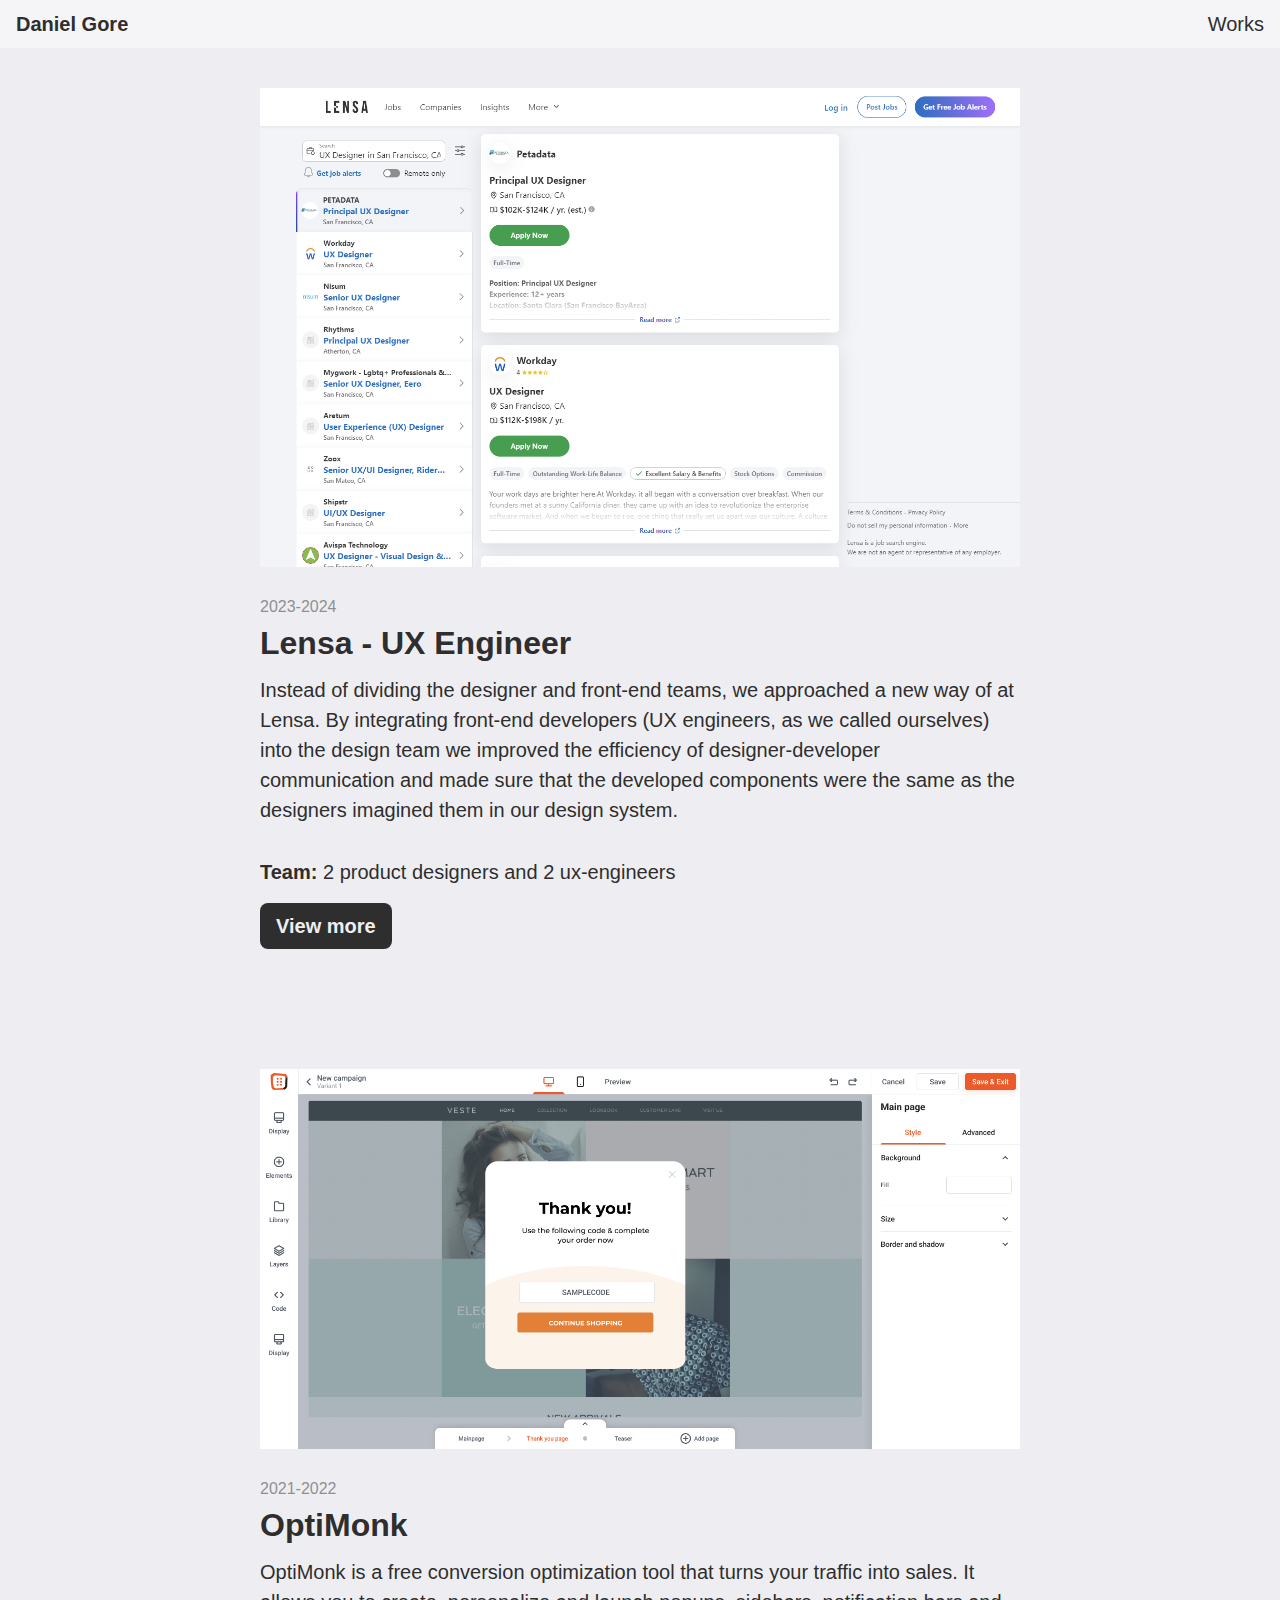
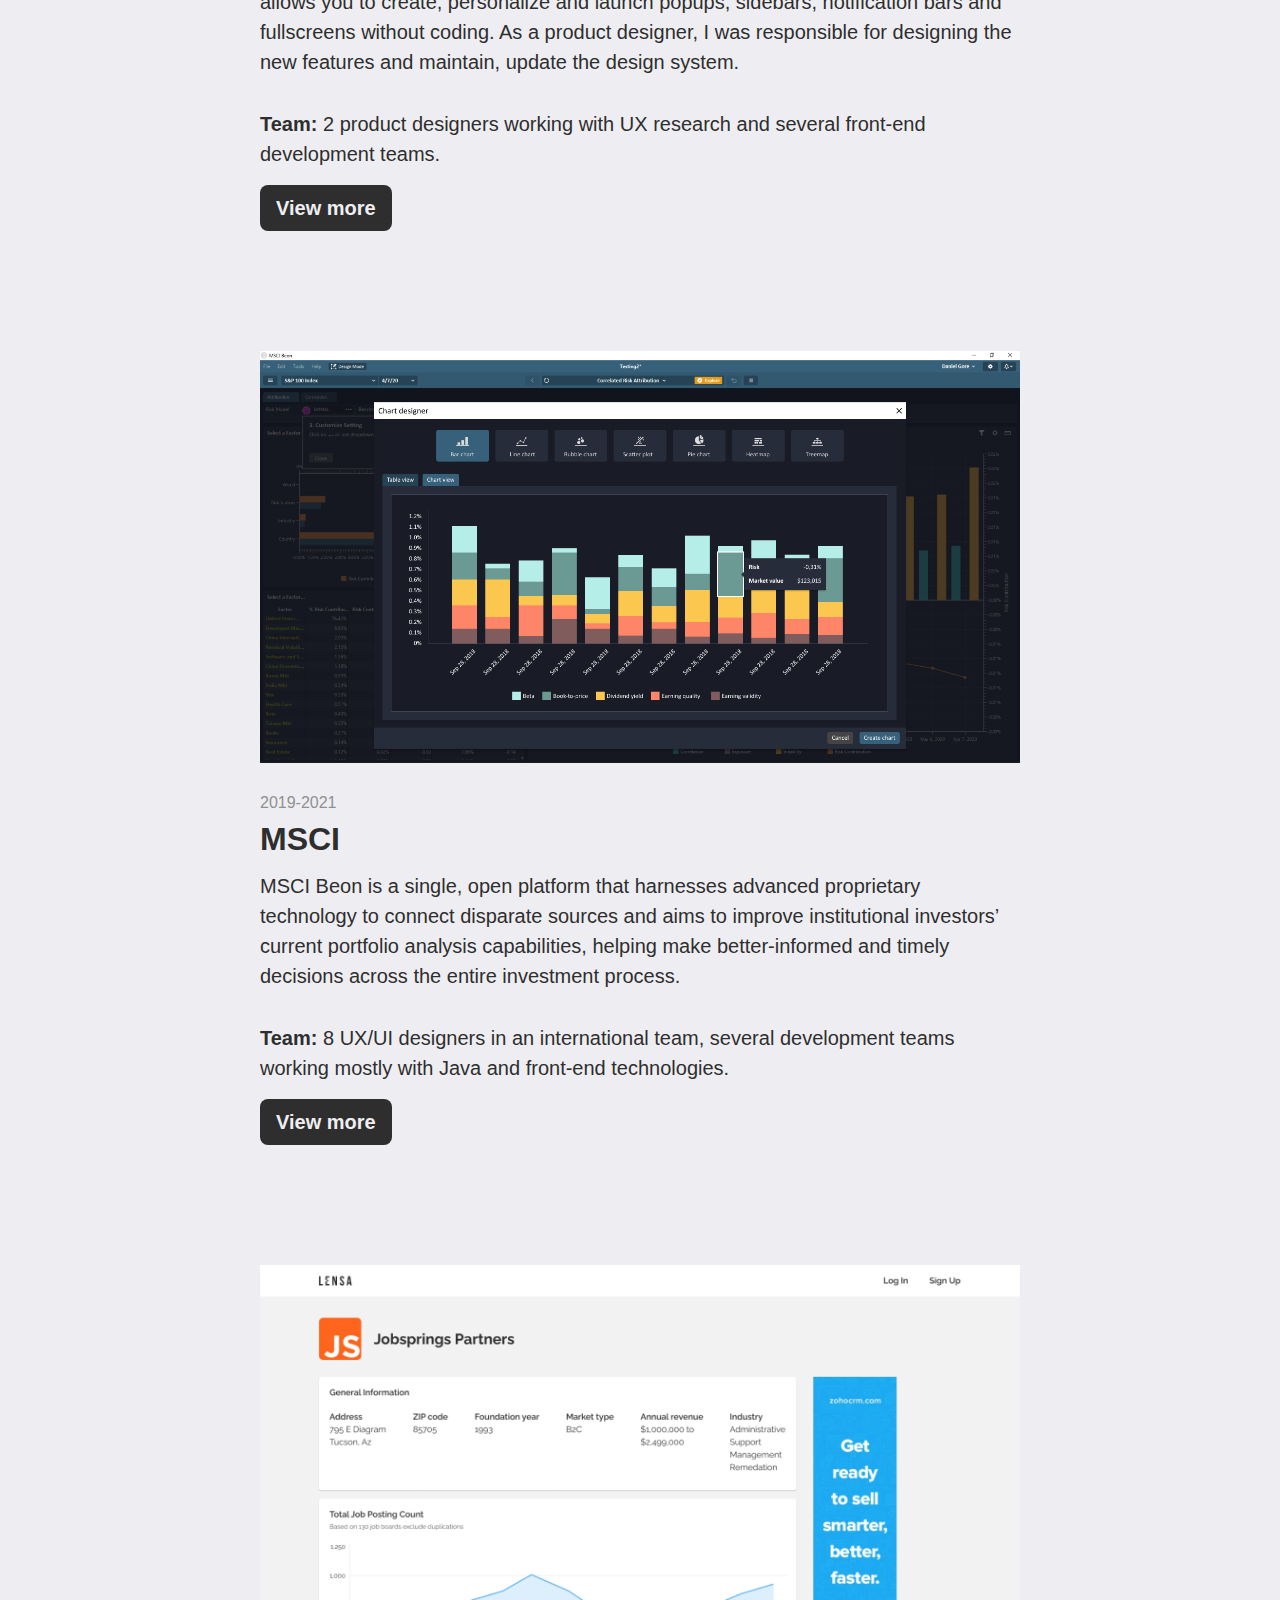
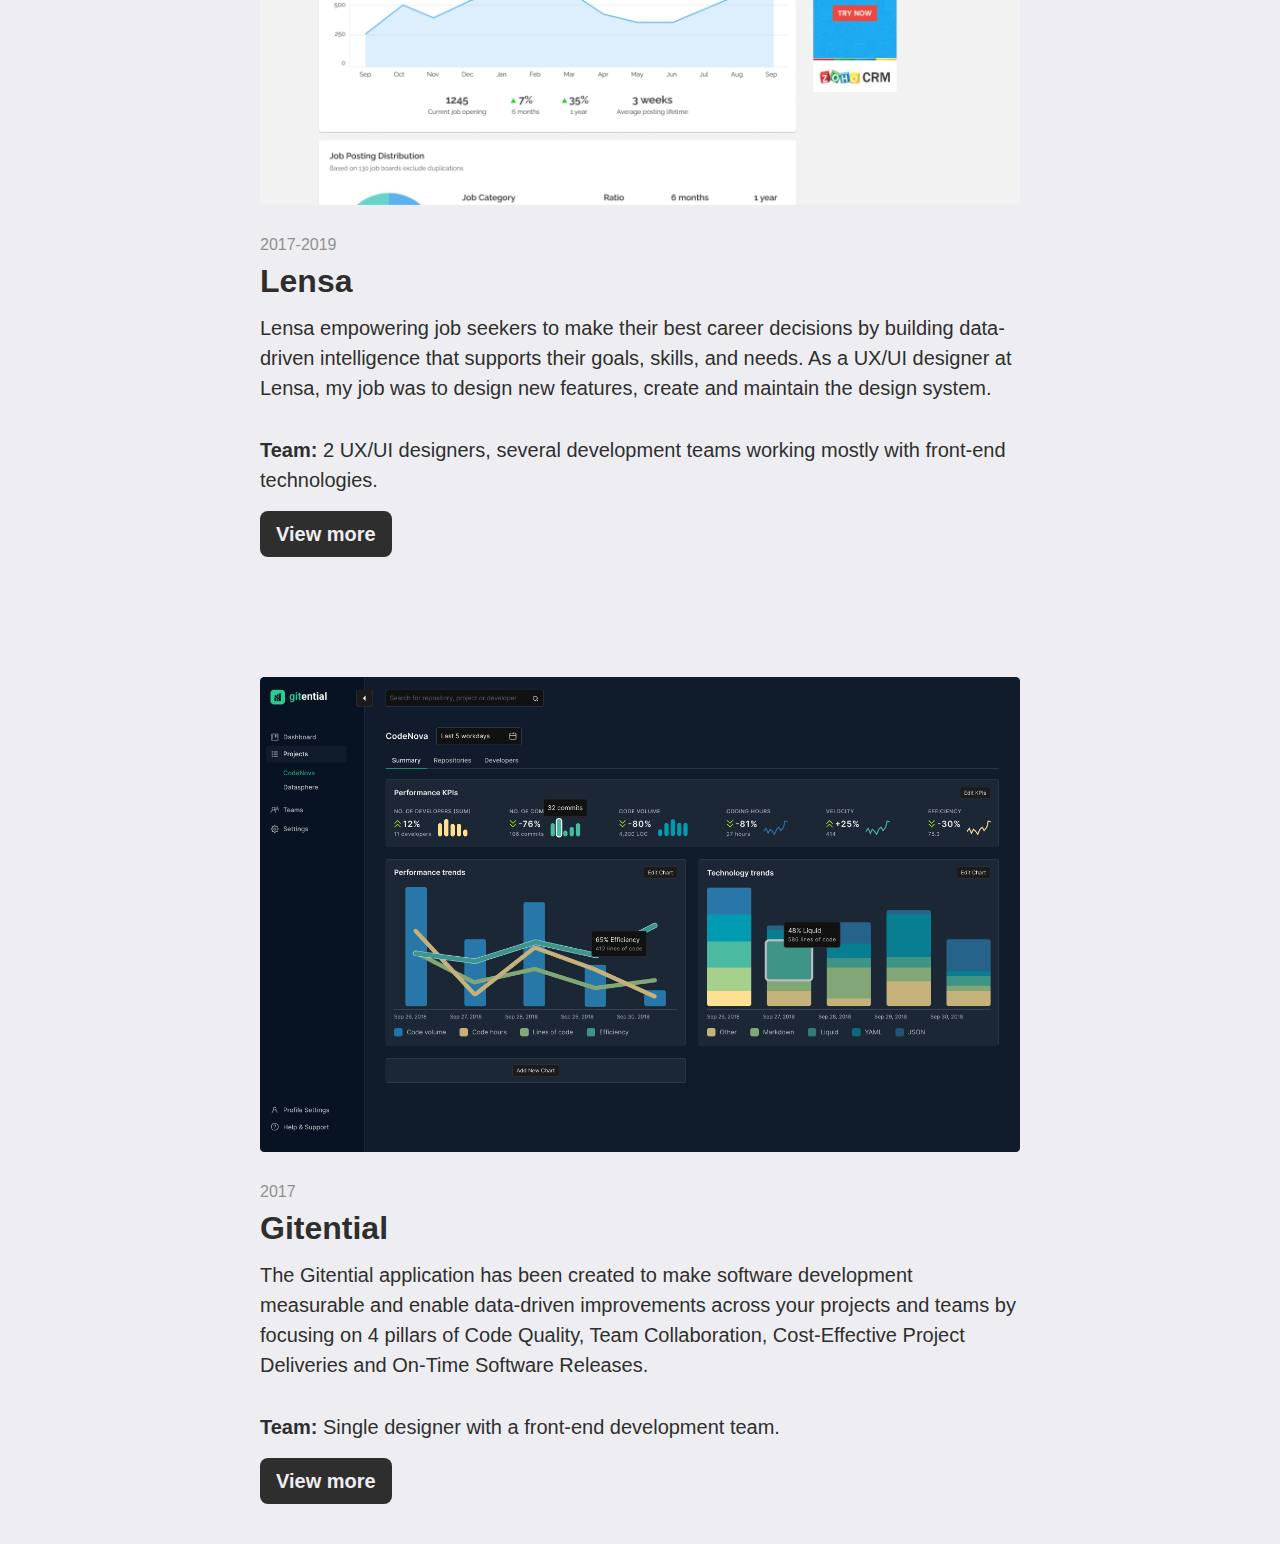
<file: index.html>
<!DOCTYPE html>
<html lang="en">
    <head>
        <meta charset="UTF-8" />
        <meta name="viewport" content="width=device-width, initial-scale=1.0" />
        <title>Daniel Gore | OptiMonk</title>
        <link rel="stylesheet" href="style2.css" />
        <link
            href="https://api.fontshare.com/v2/css?f[]=author@400,500,600&display=swap"
            rel="stylesheet"
        />
    </head>
    <body>
        <div>
            <nav>
                <h4><a href="./index.html">Daniel Gore</a></h4>
                <a href="./index.html">Works</a>
            </nav>

            <div class="main">
                <div class="case">
                    <a href="lensa_dev.html">
                        <img src="img/lensa_dev_cover.png" alt="Optimonk" />
                    </a>
                    <section>
                        <div class="date">2023-2024</div>
                        <a href="lensa_dev.html">
                            <h1>Lensa - UX Engineer</h1>
                        </a>
                        <p class="description">
                            Instead of dividing the designer and front-end
                            teams, we approached a new way of at Lensa. By
                            integrating front-end developers (UX engineers, as
                            we called ourselves) into the design team we
                            improved the efficiency of designer-developer
                            communication and made sure that the developed
                            components were the same as the designers imagined
                            them in our design system.
                        </p>
                        <p>
                            <span>Team:</span> 2 product designers and 2
                            ux-engineers
                        </p>
                        <a class="button-link" href="lensa_dev.html"
                            >View more</a
                        >
                    </section>
                </div>

                <div class="case">
                    <a href="optimonk.html">
                        <img src="img/optimonk_cover.png" alt="Optimonk" />
                    </a>
                    <section>
                        <div class="date">2021-2022</div>
                        <a href="optimonk.html">
                            <h1>OptiMonk</h1>
                        </a>
                        <p class="description">
                            OptiMonk is a free conversion optimization tool that
                            turns your traffic into sales. It allows you to
                            create, personalize and launch popups, sidebars,
                            notification bars and fullscreens without coding. As
                            a product designer, I was responsible for designing
                            the new features and maintain, update the design
                            system.
                        </p>
                        <p>
                            <span>Team:</span> 2 product designers working with
                            UX research and several front-end development teams.
                        </p>
                        <a class="button-link" href="optimonk.html"
                            >View more</a
                        >
                    </section>
                </div>

                <div class="case">
                    <a href="msci.html">
                        <img src="img/msci_chart3.png" alt="MSCI - BEON" />
                    </a>
                    <section>
                        <div class="date">2019-2021</div>
                        <a href="msci.html">
                            <h1>MSCI</h1>
                        </a>
                        <p class="description">
                            MSCI Beon is a single, open platform that harnesses
                            advanced proprietary technology to connect disparate
                            sources and aims to improve institutional investors’
                            current portfolio analysis capabilities, helping
                            make better-informed and timely decisions across the
                            entire investment process.
                        </p>
                        <p>
                            <span>Team:</span> 8 UX/UI designers in an
                            international team, several development teams
                            working mostly with Java and front-end technologies.
                        </p>
                        <a class="button-link" href="msci.html">View more</a>
                    </section>
                </div>

                <div class="case">
                    <a href="lensa.html">
                        <img src="img/lensa_cover.png" alt="Lensa" />
                    </a>
                    <section>
                        <div class="date">2017-2019</div>
                        <a href="lensa.html">
                            <h1>Lensa</h1>
                        </a>
                        <p class="description">
                            Lensa empowering job seekers to make their best
                            career decisions by building data-driven
                            intelligence that supports their goals, skills, and
                            needs. As a UX/UI designer at Lensa, my job was to
                            design new features, create and maintain the design
                            system.
                        </p>
                        <p>
                            <span>Team:</span> 2 UX/UI designers, several
                            development teams working mostly with front-end
                            technologies.
                        </p>
                        <a class="button-link" href="lensa.html">View more</a>
                    </section>
                </div>

                <div class="case">
                    <a href="gitential.html">
                        <img
                            src="img/gitential_dashboard2.png"
                            alt="Gitential"
                        />
                    </a>
                    <section>
                        <div class="date">2017</div>
                        <a href="gitential.html"><h1>Gitential</h1></a>
                        <p class="description">
                            The Gitential application has been created to make
                            software development measurable and enable
                            data-driven improvements across your projects and
                            teams by focusing on 4 pillars of Code Quality, Team
                            Collaboration, Cost-Effective Project Deliveries and
                            On-Time Software Releases.
                        </p>
                        <p>
                            <span>Team:</span> Single designer with a front-end
                            development team.
                        </p>
                        <a class="button-link" href="gitential.html"
                            >View more</a
                        >
                    </section>
                </div>
            </div>
        </div>
    </body>
</html>
</file>
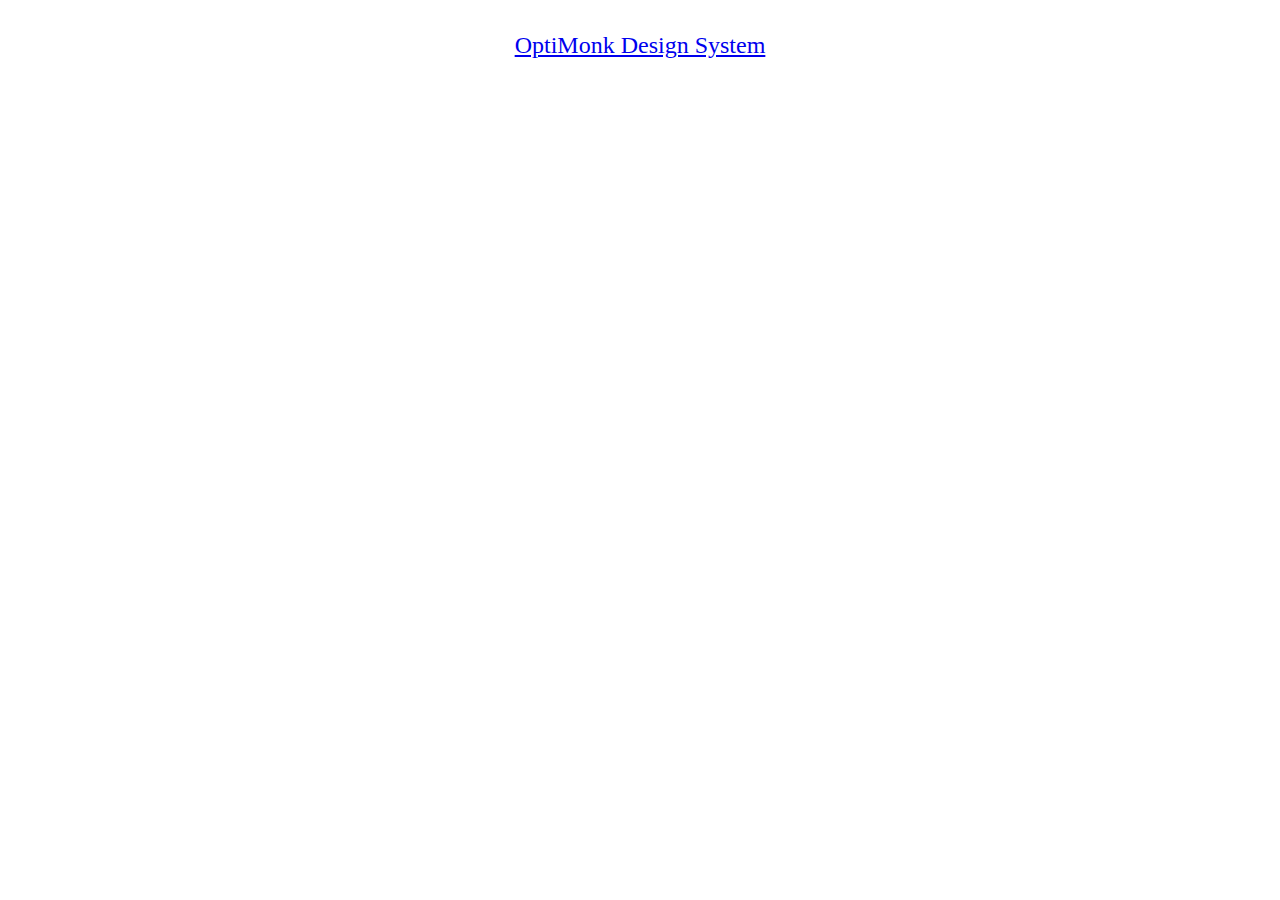
<file: figma.html>
<!DOCTYPE html>
<html lang="en">
  <head>
    <meta charset="UTF-8" />
    <meta http-equiv="X-UA-Compatible" content="IE=edge" />
    <meta name="viewport" content="width=device-width, initial-scale=1.0" />
    <meta name="robots" content="noindex" />
    <title>Document</title>
    <style>
      body {
        margin-bottom: 24px;
        display: flex;
        flex-direction: column;
        align-items: center;
      }

      body a {
        margin: 24px;
        font-size: 24px;
      }
    </style>
  </head>
  <body>
    <a
      href="https://www.figma.com/file/rWDsqcbGtrv54XrRbjAgTz/Opti_Design-System?node-id=61%3A105&t=WUW4FrhxZ2BlcMn0-1"
      >OptiMonk Design System</a
    >
  </body>
</html>
</file>
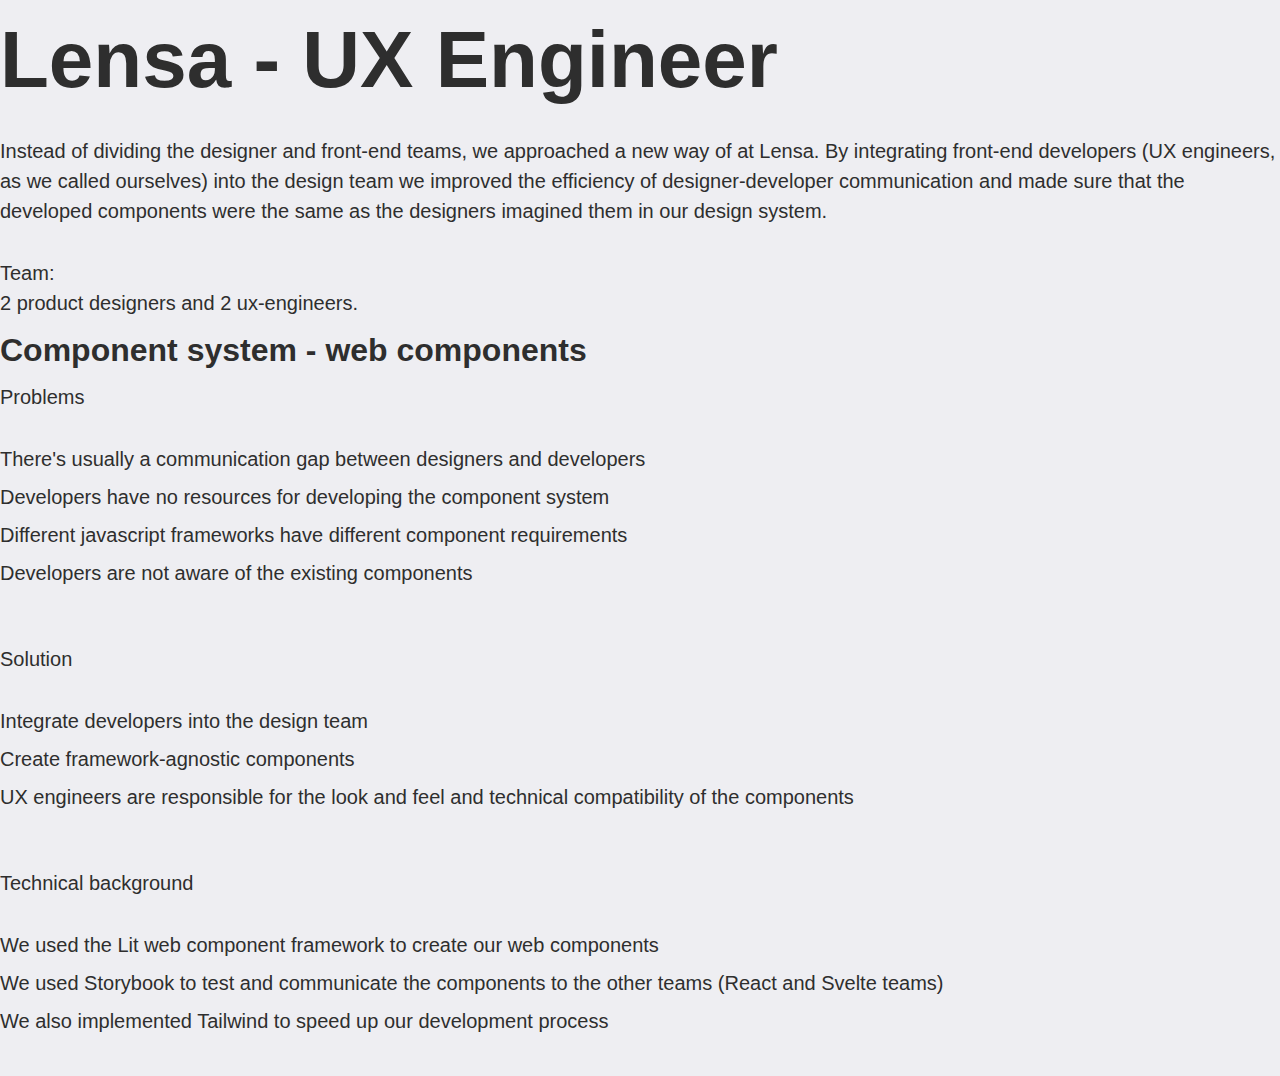
<file: lensa-2.html>
<!DOCTYPE html>
<html lang="en">
<head>
    <meta charset="UTF-8">
    <meta http-equiv="X-UA-Compatible" content="IE=edge">
    <meta name="viewport" content="width=device-width, initial-scale=1.0">
    <meta name="robots" content="noindex">
    <title>Daniel Gore | Lensa</title>
    <link rel="stylesheet" href="style.css">
</head>
<body>

    <div class="main-case">
        
            
            <section>
                <h1>Lensa - UX Engineer</h1>
                <p class="description">
                    Instead of dividing the designer and front-end teams, we approached
            a new way of at Lensa. By integrating front-end developers (UX
            engineers, as we called ourselves) into the design team we improved
            the efficiency of designer-developer communication and made sure
            that the developed components were the same as the designers
            imagined them in our design system.

                </p>

                <p>
                    <span>Team:</span>
                    <br>
                    2 product designers and 2 ux-engineers.
                </p>
                
            </section>
            <div class="divider"></div>
            <section>

                <h2>Component system - web components</h2>
                <p>
                <span>Problems</span>
                    <br>
                <ul>
                    <li>There's usually a communication gap between designers and developers</li>
                    <li>Developers have no resources for developing the component system</li>
                    <li>Different javascript frameworks have different component requirements</li>
                    <li>Developers are not aware of the existing components</li>
                </ul>
            </p>
                <p>
                    <span>Solution</span>
                    <br>
                    <ul>
                        <li>Integrate developers into the design team</li>
                        <li>Create framework-agnostic components</li>
                        <li>UX engineers are responsible for the look and feel and technical compatibility of the components</li>
                        
                    </ul>
                </p>
                <p>
                    <span>Technical background</span>
                    <br>
                    <ul>
                        <li>We used the Lit web component framework to create our web components</li>
                        <li>We used Storybook to test and communicate the components to the other teams (React and Svelte teams)</li>
                        <li>We also implemented Tailwind to speed up our development process</li>
                        
                    </ul>
                </p>

               
            

            </section>

            
           

   
    </div>
    
</body>
</html>
</file>
<file: style2.css>
@import url('https://fonts.googleapis.com/css2?family=Work+Sans:wght@400;600&display=swap');

/*
  1. Use a more-intuitive box-sizing model.
*/
*, *::before, *::after {
    box-sizing: border-box;
}

/*
    2. Remove default margin
  */
* {
    margin: 0;
}

/*
    3. Allow percentage-based heights in the application
  */
html, body {
    height: 100%;
}

/*
    Typographic tweaks!
    4. Add accessible line-height
    5. Improve text rendering
  */
body {
    line-height: 1.5;
    -webkit-font-smoothing: antialiased;
}

/*
    6. Improve media defaults
  */
img, picture, video, canvas, svg {
    display: block;
    max-width: 100%;
}

/*
    7. Remove built-in form typography styles
  */
input, button, textarea, select {
    font: inherit;
}

/*
    8. Avoid text overflows
  */
p, h1, h2, h3, h4, h5, h6 {
    overflow-wrap: break-word;
}

/*
    9. Create a root stacking context
  */
#root, #__next {
    isolation: isolate;
}

a {
    color: #2E2E2E;
    text-decoration: none;

}


/* MAIN CSS */

body {
    font-family: 'Author', sans-serif;
    color: #2E2E2E;
    background-color: #eeeef2;
}

h1 {
    font-weight: 600;
    line-height: 100%;
    font-size: 2rem;
}

h2 {
    font-weight: 900;
    line-height: 100%;
    font-size: 2rem;
    color: #2E2E2E
}

h3 {
    font-size: 1.5rem;
}

h4 {
    margin-bottom: 8px;
    font-size: 1.25rem;
}

nav {
    width: 100%;
    display: flex;
    justify-content: space-between;
    align-items: center;
    height: 3rem;
    padding: 0 1rem;
    position: sticky;
    top: 0;
    background-color: rgb(245 245 247);
    z-index: 9;
}

nav h4 {
    margin: 0;
}

nav a {
    font-size: 1.25rem;
}

.main {
    display: flex;
    flex-direction: column;
    width: 100%;
    max-width: 800px;
    gap: 120px;
    margin: 0 auto;
    padding: 40px 0;
}



.main-case {
    display: flex;
    flex-direction: column;
    align-items: center;
    width: 100%;
    max-width: 1440px;
    margin: 0 auto;
    padding: 40px 0;
}

.main img {
    margin-bottom: 28px;
}

section {
    display: flex;
    flex-direction: column;
    width: 100%;
    max-width: 800px;
}

section img {
    margin-bottom: 0;
}

section .date {
    font-size: 16px;
    color: #909091;
    margin-bottom: 8px;
}



section p {
    font-size: 1.25rem;
    margin-top: 16px;
    margin-bottom: 16px;
    line-height: 1.5;
}

section span {
    font-weight: 600;
}

section section {
    width: 100%;
}

.images {
    display: flex;
    flex-direction: column;
    align-items: center;
    width: 100%;
    margin-top: 40px;
    gap: 40px;
}

.images img {
    width: 100%;
}



.button-link {
    font-size: 1.25rem;
    background-color: #2E2E2E;
    padding: 0.5rem 1rem;
    color: #eeeef2;
    font-weight: 600;
    border-radius: 8px;
    width: fit-content;
}

.button-link:hover {
    background-color: #727272;
}

.divider {
    width: 30%;
    height: 1px;
    background-color: #c7c7c7;
    margin: 60px 0;
}

@media only screen and (max-width: 1490px) {
    .main-case, .main {
        padding-left: 20px;
        padding-right: 20px;
    }
}

@media only screen and (max-width: 430px) {
    .main a {
        width: 100%;
    }
}
</file>
<file: style.css>
/*
  1. Use a more-intuitive box-sizing model.
*/
*, *::before, *::after {
    box-sizing: border-box;
}

/*
    2. Remove default margin
  */
* {
    margin: 0;
}

/*
    Typographic tweaks!
    3. Add accessible line-height
    4. Improve text rendering
  */
body {
    line-height: 1.5;
    -webkit-font-smoothing: antialiased;
    height: 100%;
}

/*
    5. Improve media defaults
  */
img, picture, video, canvas, svg {
    display: block;
    max-width: 100%;
    margin: 0;
}

/*
    6. Remove built-in form typography styles
  */
input, button, textarea, select {
    font: inherit;
}

/*
    7. Avoid text overflows
  */
p, h1, h2, h3, h4, h5, h6 {
    overflow-wrap: break-word;
}

/*
    8. Create a root stacking context
  */
#root, #__next {
    isolation: isolate;
}

a {
    text-decoration: none;
    color: #2E2E2E;
}


body {
    display: flex;
    flex-direction: column;
    align-items: center;
    font-family: 'Author', sans-serif;
    color: #2E2E2E;
    background-color: #eeeef2;
    width: 100%;
}


p {
    margin-bottom: 1rem;
    font-size: 1.25rem;
    text-wrap: pretty;
}

h1 {
    font-size: 5rem;
}

ul {
    list-style-type: none;
    padding: 0;
    margin: 0;
}

ul li {
    margin-bottom: 0.5rem;
    font-size: 1.25rem;
}

nav {
    width: 100%;
    display: flex;
    justify-content: space-between;
    align-items: center;
    height: 3rem;
    padding: 0 1rem;
    position: sticky;
    top: 0;
    background-color: rgb(245 245 247);
    z-index: 9;
    font-size: 1.25rem;
}

nav h4 {
    margin: 0;
}

nav ul {
    display: flex;
    gap: 2rem;
}

h2 {
    font-weight: 900;
    line-height: 100%;
    font-size: 2rem;
    color: #2E2E2E
}

h3 {
    font-size: 1.5rem;
}

h4 {
    margin-bottom: 8px;
}



header h1 {
    font-weight: 900;
    line-height: 100%;
    margin: 5rem 0 2.5rem 0;
    text-align: center;
    color: white;
}

header p {
    font-size: 1.25rem;
    margin-bottom: 5rem;
    text-align: center;
    font-weight: 500;
    max-width: 1000px;
    color: white;
}

header img {
    border-radius: 1rem;
}


header, #retro, #other-projects {
    display: flex;
    flex-direction: column;
    width: 100vw;
}

header {
    align-items: center;
    width: 100%;
}

.gitential-header {
    background: linear-gradient(180deg, #071322, #162d52, #29447e, #415aa4, #6b7ab9, #9ba1c7, #c7c8da, #eeeef2);
}

.optimonk-header {
    background: linear-gradient(180deg, #E38038, #eeeef2);
}


.lensa-header {
    background: linear-gradient(180deg, #3da4ed, #56a2ee, #6fa4ee, #88aaef, #a1b5f0, #bbc4f1, #d4d7f1, #eeeef2);
}

.msci-header {
    background: linear-gradient(180deg, #37617a, #496d8b, #5e7a9c, #768aad, #909cbf, #adb3d0, #cccee1, #eeeef2);
}

#header-section {
    display: flex;
    flex-direction: column;
    max-width: 1366px;
    height: 100%;
    align-items: center;
}

#header-section figure {
    display: flex;
    justify-content: center;
    margin-bottom: 3rem;
    width: 100%;
}


#header-section .card h3 {
    margin-bottom: 1rem;
    color: #2E2E2E;
}

#main-section, #retro, #other-projects {
    display: flex;
    flex-direction: column;
    max-width: 1354px;
    height: 100%;
    gap: 3rem;
}



section {
    display: flex;
    flex-direction: column;
    gap: 1rem;
    width: 100%;
}


aside {
    width: 554px;
    height: fit-content;
    position: sticky;
    top: 3rem;
    background-color: rgb(245 245 247);
    padding: 1.75rem;
    border-radius: 1rem;
    z-index: 1;

}

aside h3 {
    margin-bottom: 1rem;
    color: #2E2E2E
}

aside p {
    font-size: 1.25rem;
}

.highlight {
    display: flex;
    gap: 1rem;
    width: 100%;
}

.highlight-img {
    width: 100%;
    display: flex;
    flex-direction: column;
    gap: 1rem;
    overflow-y: auto;
}


.highlight-img img {
    width: 100%;
    border-radius: 1rem;
}

.card {
    background-color: rgb(245 245 247);
    padding: 1.75rem;
    border-radius: 1rem;
    text-align: left;
    flex: 1;
}

.card h3 {
    margin-bottom: 1rem;
}

.horizontal-container {
    display: flex;
    gap: 1rem;
}

#other-projects {
    margin-bottom: 2rem;

}

#other-project img {
    border-radius: 0.5rem;
}

#retro, #other-projects p {
    margin-bottom: 2rem;
}

#main-section, #retro, #other-projects h2 {
    margin: 6rem 0 0 0;

}



footer {
    display: flex;
    align-items: center;
    width: 100%;
    justify-content: center;
    height: 5rem;
    background-color: black;
    color: white;
}

#overlay {
    position: fixed;
    display: none;
    width: 100%;
    height: 100%;
    top: 0;
    left: 0;
    right: 0;
    bottom: 0;
    background-color: rgba(0, 0, 0, 0.5);
    z-index: 11;
    cursor: pointer;
    justify-content: center;
    align-content: center;

}

.proto-button {
    font-size: 1.25rem;
    background-color: #2E2E2E;
    padding: 0.5rem 1rem;
    color: #eeeef2;
    font-weight: 600;
    border-radius: 8px;
}

.proto-button:hover {
    background-color: #454545;

}

.pointer {
    cursor: pointer;
}

.list-header {
    font-weight: 600;
    margin-bottom: 16px;
}


@media screen and (max-width: 1366px) {
    #header-section, #main-section, #retro, #other-projects {
        padding: 0 1rem;
    }
}



@media only screen and (max-device-width: 768px) {
    header h1 {
        margin: 2.5rem 0;
        font-size: 2.4rem;

    }

    header p {
        font-size: 1rem;
        margin-bottom: 2.5rem;
    }

    .highlight {
        flex-direction: column;
    }

    .highlight {
        flex-direction: column;
    }

    .horizontal-container {
        flex-direction: column;
    }

    .highlight-img {
        width: 100%;

    }

    aside {
        width: 100%;
        position: static;


    }
}
</file>
